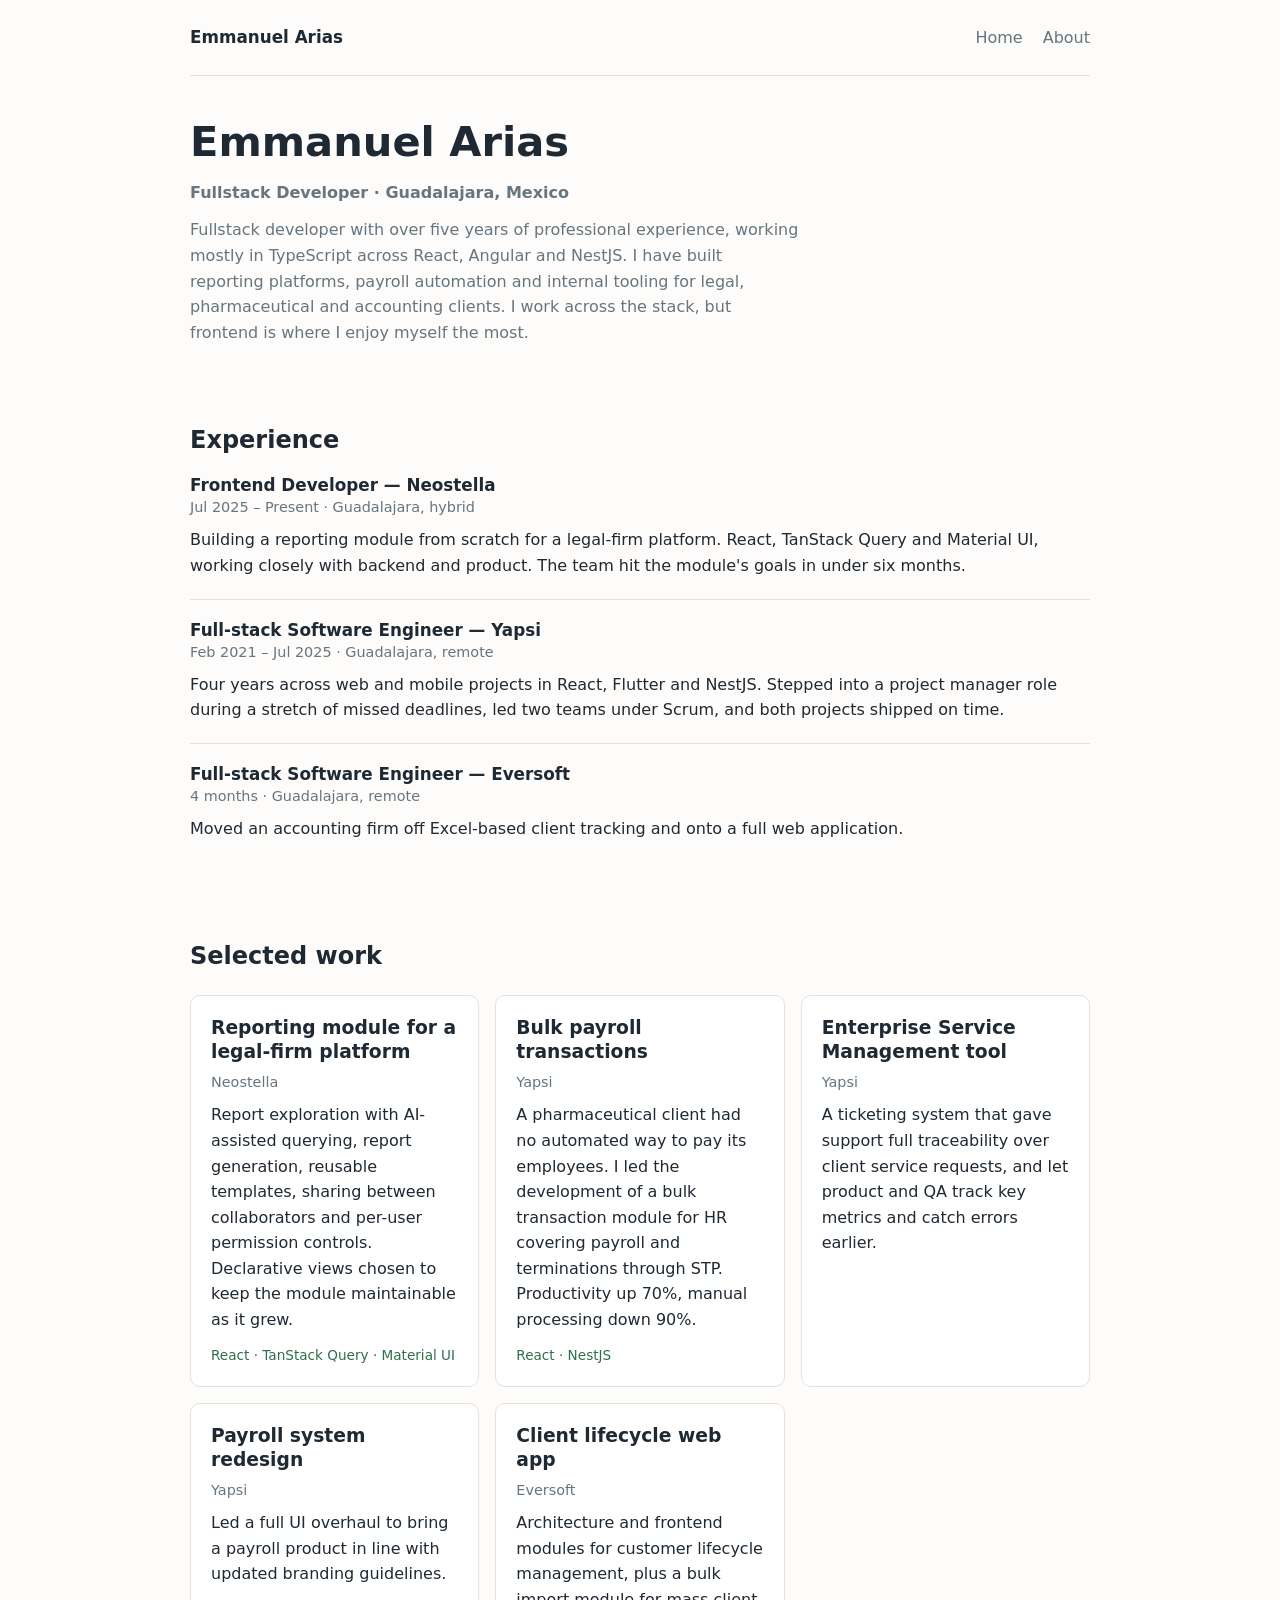
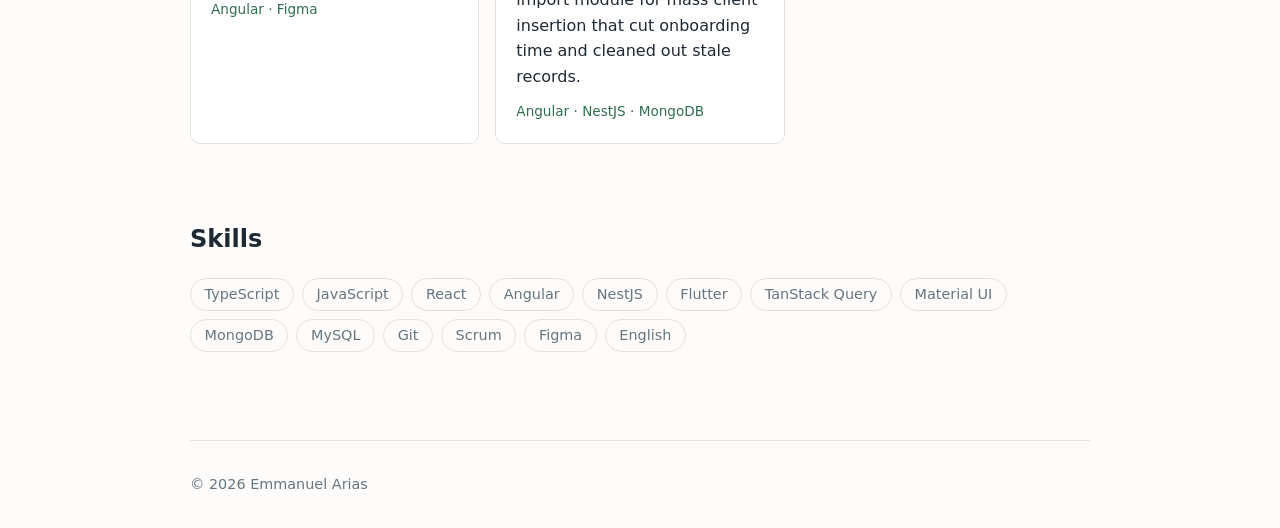
<file: index.html>
<!DOCTYPE html>
<html lang="en">
  <head>
    <meta charset="UTF-8" />
    <meta name="viewport" content="width=device-width, initial-scale=1.0" />
    <title>Emmanuel Arias - Portfolio</title>
    <link rel="stylesheet" href="style.css" />
  </head>
  <body>
    <header class="site-header">
      <a class="brand" href="index.html">Emmanuel Arias</a>
      <nav class="site-nav">
        <a href="index.html">Home</a>
        <a href="about.html">About</a>
      </nav>
    </header>

    <main class="container">
      <section id="hero">
        <h1>Emmanuel Arias</h1>
        <p class="subtitle">Fullstack Developer &middot; Guadalajara, Mexico</p>
        <p>
          Fullstack developer with over five years of professional experience,
          working mostly in TypeScript across React, Angular and NestJS. I have
          built reporting platforms, payroll automation and internal tooling for
          legal, pharmaceutical and accounting clients. I work across the stack,
          but frontend is where I enjoy myself the most.
        </p>
      </section>

      <section id="experience">
        <h2>Experience</h2>

        <article class="role">
          <h3>Frontend Developer &mdash; Neostella</h3>
          <p class="role-meta">Jul 2025 &ndash; Present &middot; Guadalajara, hybrid</p>
          <p>
            Building a reporting module from scratch for a legal-firm platform.
            React, TanStack Query and Material UI, working closely with backend
            and product. The team hit the module's goals in under six months.
          </p>
        </article>

        <article class="role">
          <h3>Full-stack Software Engineer &mdash; Yapsi</h3>
          <p class="role-meta">Feb 2021 &ndash; Jul 2025 &middot; Guadalajara, remote</p>
          <p>
            Four years across web and mobile projects in React, Flutter and
            NestJS. Stepped into a project manager role during a stretch of
            missed deadlines, led two teams under Scrum, and both projects
            shipped on time.
          </p>
        </article>

        <article class="role">
          <h3>Full-stack Software Engineer &mdash; Eversoft</h3>
          <p class="role-meta">4 months &middot; Guadalajara, remote</p>
          <p>
            Moved an accounting firm off Excel-based client tracking and onto a
            full web application.
          </p>
        </article>
      </section>

      <section id="work">
        <h2>Selected work</h2>
        <div class="card-grid">
          <article class="card">
            <h3>Reporting module for a legal-firm platform</h3>
            <p class="card-meta">Neostella</p>
            <p>
              Report exploration with AI-assisted querying, report generation,
              reusable templates, sharing between collaborators and per-user
              permission controls. Declarative views chosen to keep the module
              maintainable as it grew.
            </p>
            <p class="stack">React &middot; TanStack Query &middot; Material UI</p>
          </article>

          <article class="card">
            <h3>Bulk payroll transactions</h3>
            <p class="card-meta">Yapsi</p>
            <p>
              A pharmaceutical client had no automated way to pay its employees.
              I led the development of a bulk transaction module for HR covering
              payroll and terminations through STP. Productivity up 70%, manual
              processing down 90%.
            </p>
            <p class="stack">React &middot; NestJS</p>
          </article>

          <article class="card">
            <h3>Enterprise Service Management tool</h3>
            <p class="card-meta">Yapsi</p>
            <p>
              A ticketing system that gave support full traceability over client
              service requests, and let product and QA track key metrics and
              catch errors earlier.
            </p>
          </article>

          <article class="card">
            <h3>Payroll system redesign</h3>
            <p class="card-meta">Yapsi</p>
            <p>
              Led a full UI overhaul to bring a payroll product in line with
              updated branding guidelines.
            </p>
            <p class="stack">Angular &middot; Figma</p>
          </article>

          <article class="card">
            <h3>Client lifecycle web app</h3>
            <p class="card-meta">Eversoft</p>
            <p>
              Architecture and frontend modules for customer lifecycle
              management, plus a bulk import module for mass client insertion
              that cut onboarding time and cleaned out stale records.
            </p>
            <p class="stack">Angular &middot; NestJS &middot; MongoDB</p>
          </article>
        </div>
      </section>

      <section id="skills">
        <h2>Skills</h2>
        <ul class="tag-list">
          <li>TypeScript</li>
          <li>JavaScript</li>
          <li>React</li>
          <li>Angular</li>
          <li>NestJS</li>
          <li>Flutter</li>
          <li>TanStack Query</li>
          <li>Material UI</li>
          <li>MongoDB</li>
          <li>MySQL</li>
          <li>Git</li>
          <li>Scrum</li>
          <li>Figma</li>
          <li>English</li>
        </ul>
      </section>
    </main>

    <footer class="site-footer">
      <p>&copy; <span id="year"></span> Emmanuel Arias</p>
    </footer>
    <script src="script.js"></script>
  </body>
</html>
</file>
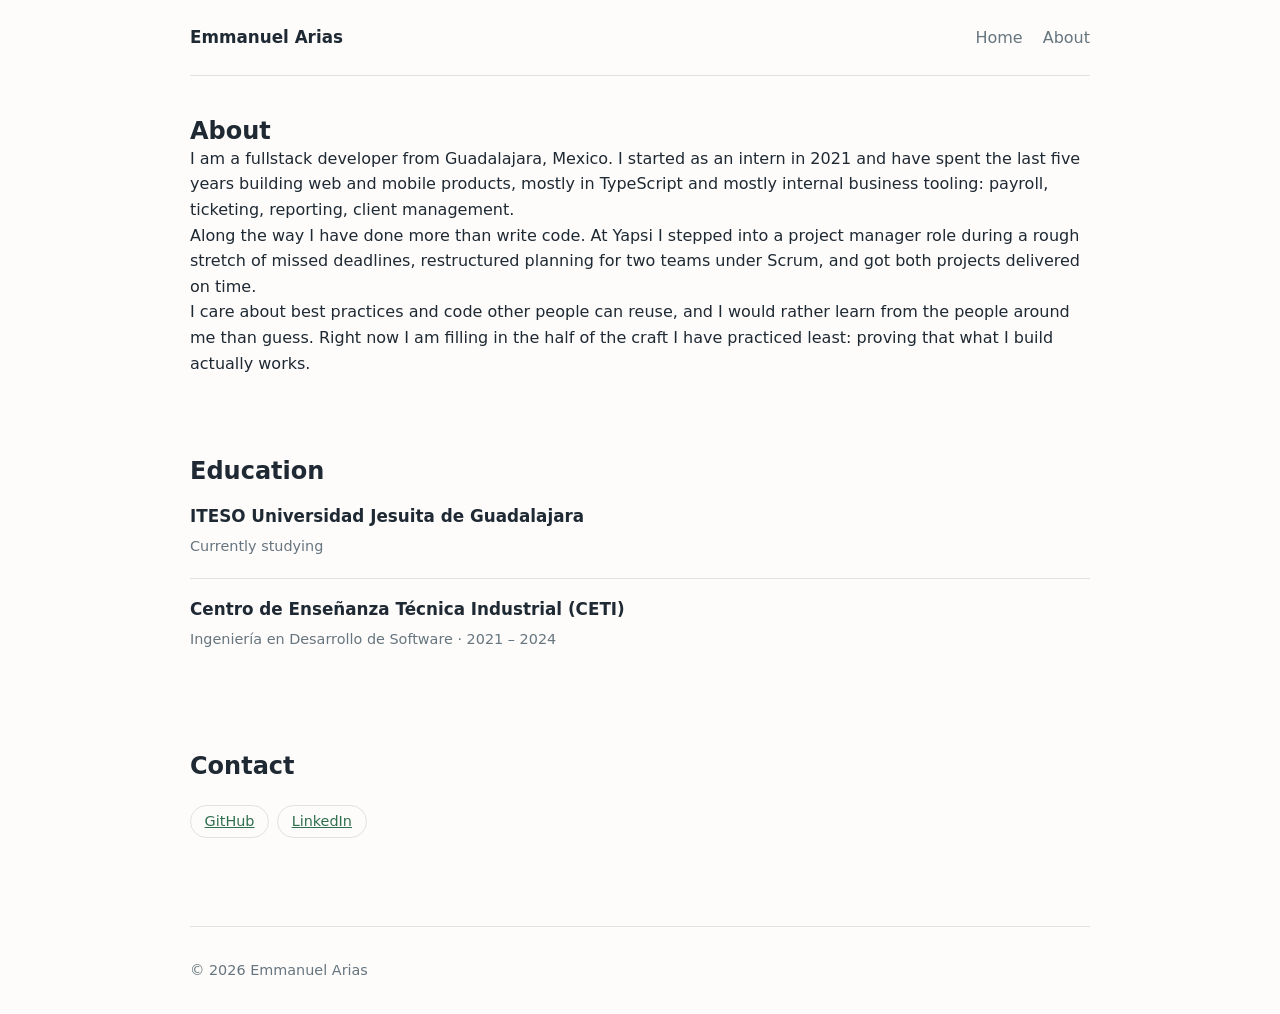
<file: about.html>
<!DOCTYPE html>
<html lang="en">
  <head>
    <meta charset="UTF-8" />
    <meta name="viewport" content="width=device-width, initial-scale=1.0" />
    <title>About - Emmanuel Arias</title>
    <link rel="stylesheet" href="style.css" />
  </head>
  <body>
    <header class="site-header">
      <a class="brand" href="index.html">Emmanuel Arias</a>
      <nav class="site-nav">
        <a href="index.html">Home</a>
        <a href="about.html">About</a>
      </nav>
    </header>

    <main class="container">
      <section id="bio">
        <h1>About</h1>
        <p>
          I am a fullstack developer from Guadalajara, Mexico. I started as an
          intern in 2021 and have spent the last five years building web and
          mobile products, mostly in TypeScript and mostly internal business
          tooling: payroll, ticketing, reporting, client management.
        </p>
        <p>
          Along the way I have done more than write code. At Yapsi I stepped
          into a project manager role during a rough stretch of missed
          deadlines, restructured planning for two teams under Scrum, and got
          both projects delivered on time.
        </p>
        <p>
          I care about best practices and code other people can reuse, and I
          would rather learn from the people around me than guess. Right now I
          am filling in the half of the craft I have practiced least: proving
          that what I build actually works.
        </p>
      </section>

      <section id="education">
        <h2>Education</h2>
        <article class="role">
          <h3>ITESO Universidad Jesuita de Guadalajara</h3>
          <p class="role-meta">Currently studying</p>
        </article>
        <article class="role">
          <h3>Centro de Ense&ntilde;anza T&eacute;cnica Industrial (CETI)</h3>
          <p class="role-meta">Ingenier&iacute;a en Desarrollo de Software &middot; 2021 &ndash; 2024</p>
        </article>
      </section>

      <section id="contact">
        <h2>Contact</h2>
        <ul class="tag-list">
          <li><a href="https://github.com/yair91">GitHub</a></li>
          <li>
            <a href="https://www.linkedin.com/in/emmanuel-arias-b54735228"
              >LinkedIn</a
            >
          </li>
        </ul>
      </section>
    </main>

    <footer class="site-footer">
      <p>&copy; <span id="year"></span> Emmanuel Arias</p>
    </footer>
    <script src="script.js"></script>
  </body>
</html>
</file>
<file: style.css>
/* Design tokens */

:root {
  --bg: #fdfcfa;
  --surface: #ffffff;
  --text: #1f2933;
  --muted: #66757f;
  --accent: #2f6f4e;
  --border: #e3e1dc;
  --radius: 10px;
  --space: 1rem;
}

* {
  margin: 0;
  padding: 0;
  box-sizing: border-box;
}

body {
  font-family: system-ui, -apple-system, "Segoe UI", sans-serif;
  line-height: 1.6;
  color: var(--text);
  background-color: var(--bg);
}

h1,
h2,
h3 {
  line-height: 1.25;
  font-weight: 650;
}

a {
  color: var(--accent);
}

.container {
  width: min(100% - 2rem, 900px);
  margin-inline: auto;
}

.site-header,
.site-footer {
  width: min(100% - 2rem, 900px);
  margin-inline: auto;
}

/* Header and navigation */

.site-header {
  display: flex;
  align-items: center;
  justify-content: space-between;
  gap: var(--space);
  padding-block: 1.5rem;
  border-bottom: 1px solid var(--border);
}

.brand {
  font-weight: 700;
  font-size: 1.05rem;
  text-decoration: none;
  color: var(--text);
}

.site-nav {
  display: flex;
  gap: 1.25rem;
}

.site-nav a {
  text-decoration: none;
  color: var(--muted);
}

.site-nav a:hover,
.site-nav a:focus-visible {
  color: var(--accent);
}

/* Footer */

.site-footer {
  padding-block: 2rem;
  margin-top: 3rem;
  border-top: 1px solid var(--border);
  color: var(--muted);
  font-size: 0.9rem;
}

/* Sections and cards */

main section {
  padding-block: 2.5rem;
}

#hero h1 {
  font-size: clamp(1.8rem, 5vw, 2.6rem);
}

#hero p {
  color: var(--muted);
  max-width: 60ch;
  margin-top: 0.75rem;
}

.card-grid {
  display: grid;
  grid-template-columns: repeat(auto-fit, minmax(240px, 1fr));
  gap: var(--space);
  margin-top: 1.5rem;
}

.card {
  background-color: var(--surface);
  border: 1px solid var(--border);
  border-radius: var(--radius);
  padding: 1.25rem;
}

.card h3 {
  margin-bottom: 0.5rem;
}

.tag-list {
  display: flex;
  flex-wrap: wrap;
  gap: 0.5rem;
  list-style: none;
  margin-top: 1.5rem;
}

.tag-list li {
  border: 1px solid var(--border);
  border-radius: 999px;
  padding: 0.25rem 0.85rem;
  font-size: 0.9rem;
  color: var(--muted);
}

/* Small screens */

@media (max-width: 540px) {
  .site-header {
    flex-direction: column;
    align-items: flex-start;
    gap: 0.75rem;
  }

  main section {
    padding-block: 2rem;
  }
}

/* Roles and work entries */

.subtitle {
  color: var(--muted);
  font-weight: 600;
  margin-top: 0.35rem;
}

.role {
  padding-block: 1.25rem;
  border-bottom: 1px solid var(--border);
}

.role:last-child {
  border-bottom: none;
}

.role h3 {
  font-size: 1.05rem;
}

.role-meta,
.card-meta {
  color: var(--muted);
  font-size: 0.9rem;
}

.role p:last-child {
  margin-top: 0.5rem;
}

.card-meta {
  margin-bottom: 0.5rem;
}

.stack {
  margin-top: 0.75rem;
  font-size: 0.85rem;
  color: var(--accent);
}
</file>
